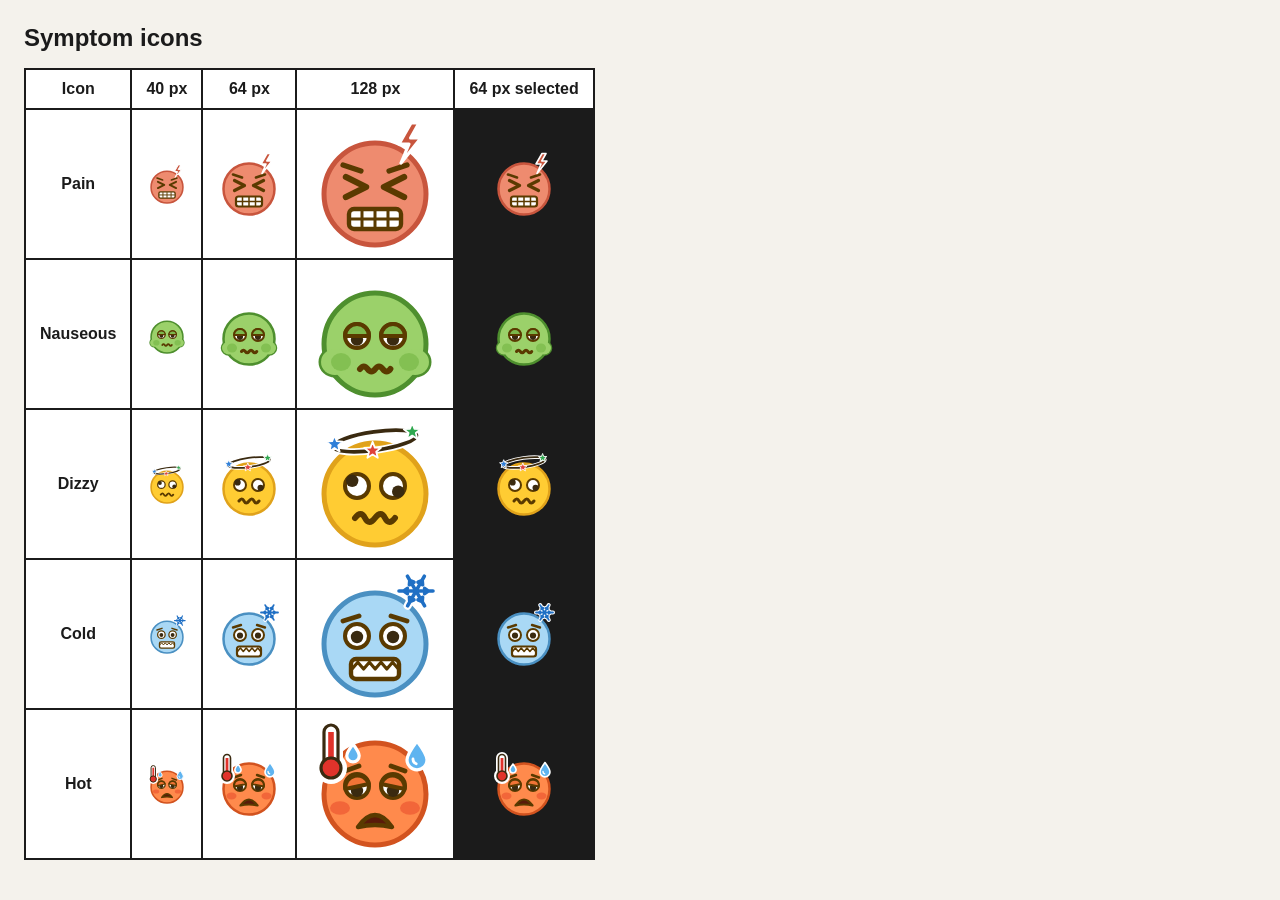
<file: icons-preview.html>
<!doctype html>
<html lang="en">
<head>
<meta charset="utf-8">
<meta name="viewport" content="width=device-width, initial-scale=1">
<title>Symptom icons</title>
<!--
  icons-preview.html — all symptom icons (modules/pain/symptom-icons.js) at
  40, 64 and 128 px, on white and on the black of a selected tile.
  Open with the local server: http://localhost:8000/icons-preview.html
-->
<style>
  body { margin: 0; padding: 24px; font-family: Arial, Helvetica, sans-serif; background: #f4f2ec; color: #1b1b1b; }
  h1 { font-size: 24px; margin: 0 0 16px; }
  table { border-collapse: collapse; background: #ffffff; border: 2px solid #1b1b1b; }
  th, td { border: 2px solid #1b1b1b; padding: 10px 14px; text-align: center; vertical-align: middle; }
  th { font-size: 16px; }
  td.dark { background: #1b1b1b; }
  .symptom-svg { display: block; margin: auto; }
</style>
</head>
<body>
<h1>Symptom icons</h1>
<table>
  <thead><tr><th>Icon</th><th>40 px</th><th>64 px</th><th>128 px</th><th>64 px selected</th></tr></thead>
  <tbody id="rows"></tbody>
</table>
<script type="module">
  import { iconSvg } from "./modules/pain/symptom-icons.js";
  const rows = document.getElementById("rows");
  for (const [kind, label] of [["pain", "Pain"], ["nauseous", "Nauseous"], ["dizzy", "Dizzy"], ["cold", "Cold"], ["hot", "Hot"]]) {
    const cells = [40, 64, 128].map((size) => `<td>${iconSvg(kind).replace("<svg ", `<svg width="${size}" height="${size}" `)}</td>`);
    cells.push(`<td class="dark">${iconSvg(kind).replace("<svg ", `<svg width="64" height="64" `)}</td>`);
    rows.insertAdjacentHTML("beforeend", `<tr><th>${label}</th>${cells.join("")}</tr>`);
  }
</script>
</body>
</html>
</file>
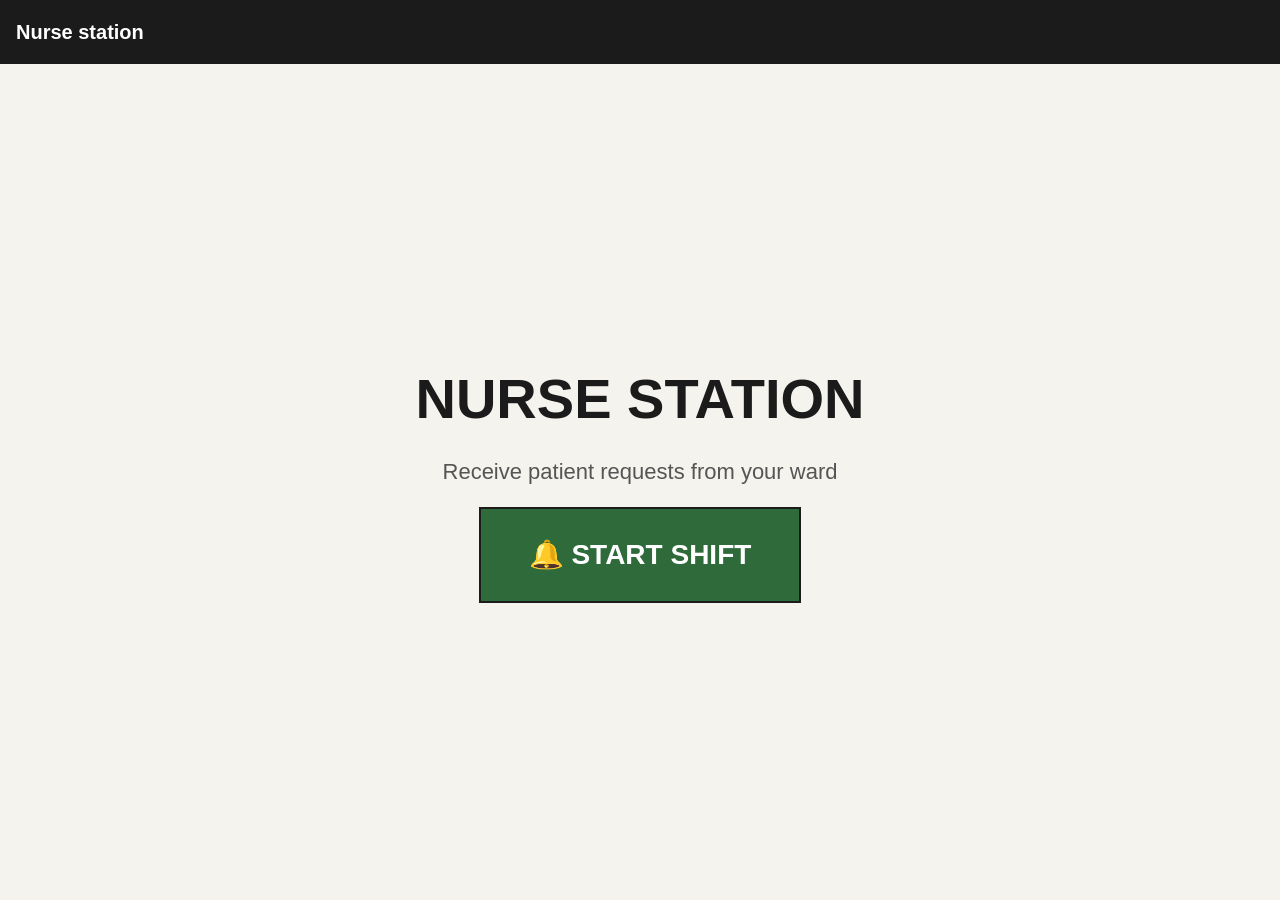
<file: nurse.html>
<!DOCTYPE html>
<!--
  nurse.html — the NURSE DASHBOARD (not linked from the patient screen).

  https://loranpython.github.io/innovation/nurse.html   (optional ?lang=nl|no|en)

  1. Press START SHIFT (browsers only allow sound + notifications after a click).
  2. Patient requests from every device appear live, oldest first.
  3. ACKNOWLEDGE  -> the patient sees "Your nurse has seen your request ✓"
     RESOLVED     -> the request disappears (it stays in "Resolved (last hour)").

  This page is markup only; the logic lives in js/nurse.js, styles in css/nurse.css.
  With an empty js/config.js it runs in LOCAL DEMO MODE (same browser only).
-->
<html lang="en">
<head>
  <meta charset="utf-8">
  <meta name="viewport" content="width=device-width, initial-scale=1">
  <title>Nurse station</title>
  <link rel="icon" href="data:,">
  <link rel="stylesheet" href="./css/base.css">
  <link rel="stylesheet" href="./css/nurse.css">
  <script type="module" src="./js/nurse.js"></script>
</head>
<body>
  <header class="app-header nurse-header">
    <span id="nurse-title"></span>
    <div class="nurse-indicators" id="nurse-indicators" hidden>
      <span class="nurse-connection" id="nurse-connection" role="status"></span>
      <span class="nurse-indicator" id="nurse-sound"></span>
      <span class="nurse-indicator" id="nurse-notify"></span>
    </div>
  </header>

  <main class="nurse">
    <section class="nurse-start" id="nurse-start">
      <h1 class="nurse-start-title" id="nurse-start-title"></h1>
      <p class="nurse-start-hint" id="nurse-start-hint"></p>
      <button type="button" class="big-button big-button--send nurse-start-button" id="nurse-start-button"></button>
    </section>

    <div class="nurse-dashboard" id="nurse-dashboard" hidden>
      <p class="nurse-error" id="nurse-error" role="alert" hidden></p>

      <section class="nurse-section nurse-section--open" aria-labelledby="nurse-open-heading">
        <h2 class="nurse-section-title" id="nurse-open-heading"></h2>
        <ol class="nurse-list" id="nurse-open-list"></ol>
      </section>

      <section class="nurse-section nurse-section--ack" aria-labelledby="nurse-ack-heading">
        <h2 class="nurse-section-title" id="nurse-ack-heading"></h2>
        <ol class="nurse-list" id="nurse-ack-list"></ol>
      </section>

      <details class="nurse-section nurse-resolved">
        <summary class="nurse-section-title" id="nurse-resolved-heading"></summary>
        <ol class="nurse-list" id="nurse-resolved-list"></ol>
      </details>
    </div>
  </main>
  <noscript>This page needs JavaScript to work.</noscript>
</body>
</html>
</file>
<file: css/base.css>
/*
  base.css — shared styles for the whole patient screen (and nurse.html).

  Contents:
    1. Colour + size variables  (change the look of the app here)
    2. Reset                    (sharp corners everywhere, no shadows)
    3. App layout               (header + main area)
    4. Shared components        (screen toolbar, back button, square tiles)

  Design rules (please keep them when you add things):
    - border-radius: 0 everywhere, no shadows, no gradients
    - Arial / Helvetica, bold only for labels and titles
    - every touch target is at least 64px
*/

/* ---------- 1. Variables ---------- */
:root {
  /* Base colours */
  --color-bg: #f5f3ee;          /* off-white page background */
  --color-surface: #ffffff;     /* panels, cards */
  --color-text: #1b1b1b;        /* dark text */
  --color-muted: #555555;       /* secondary text */
  --color-border: #1b1b1b;      /* 2px solid borders */
  --color-focus: #1849c9;       /* keyboard focus outline */
  --color-disabled-bg: #dcdad4;
  --color-disabled-text: #6a6a6a;
  --color-header-bg: #1b1b1b;
  --color-header-text: #ffffff;

  /* One muted accent colour per tile */
  --accent-toilet: #b8d0e3;     /* muted blue */
  --accent-food: #ead9a8;       /* muted sand */
  --accent-pain: #e8b9b0;       /* muted red */
  --accent-speech: #c3d9bf;     /* muted green */
  --accent-water: #bfdcea;      /* muted light blue */
  --accent-send: #2f6b3a;       /* "send" buttons (white text on top) */

  /* Status colours (request status, warnings) */
  --color-ok: #2f6b3a;          /* "seen" / live: dark green */
  --color-ok-bg: #d3e8cf;
  --color-warning: #7a4f00;     /* offline demo mode, waiting long: amber */
  --color-warning-bg: #f6dc9b;
  --color-alert: #a8231b;       /* high pain, offline: red */
  --color-alert-bg: #f4cfca;

  /* Sizes */
  --header-h: 64px;             /* top bar with room + patient + voice toggle */
  --toolbar-h: 72px;            /* row with the Back button on sub-screens */
  --pad: 16px;                  /* outer padding of screens */
  --gap: 16px;                  /* space between tiles */
  --border: 2px solid var(--color-border);
  --touch-min: 64px;

  /* Viewport height: use the "dynamic" height on tablets when supported,
     so the browser address bar does not cause scrolling. */
  --vh: 100vh;
}
@supports (height: 100dvh) {
  :root { --vh: 100dvh; }
}

/* ---------- 2. Reset ---------- */
*,
*::before,
*::after {
  box-sizing: border-box;
  border-radius: 0 !important;   /* sharp squares only */
  box-shadow: none !important;   /* no shadows */
}

html, body {
  margin: 0;
  padding: 0;
  height: 100%;
}

body {
  background: var(--color-bg);
  color: var(--color-text);
  font-family: Arial, Helvetica, sans-serif;
  font-size: 18px;
  line-height: 1.35;
  -webkit-tap-highlight-color: transparent;
}

h1, h2, h3, p, ul { margin: 0; }

button {
  font: inherit;
  color: inherit;
  background: var(--color-surface);
  border: var(--border);
  min-height: var(--touch-min);
  min-width: var(--touch-min);
  padding: 0 16px;
  cursor: pointer;
  touch-action: manipulation;     /* no double-tap zoom delay */
}

button:disabled {
  background: var(--color-disabled-bg);
  color: var(--color-disabled-text);
  border-style: dashed;           /* not only colour shows "disabled" */
  cursor: not-allowed;
}

/* Visible focus outline for keyboard / switch users */
:focus-visible {
  outline: 4px solid var(--color-focus);
  outline-offset: 2px;
}

/* Emoji used as icons: use the system colour-emoji fonts */
.icon {
  font-family: "Segoe UI Emoji", "Apple Color Emoji", "Noto Color Emoji", sans-serif;
  line-height: 1;
  font-weight: normal;
}

/* ---------- 3. App layout ---------- */
.app-header {
  height: var(--header-h);
  display: flex;
  align-items: center;
  justify-content: space-between;
  padding: 0 var(--pad);
  background: var(--color-header-bg);
  color: var(--color-header-text);
  font-weight: bold;
  font-size: 20px;
}

/* Voice assistance toggle (right of the header), full header height */
.voice-toggle {
  height: var(--header-h);
  margin-right: calc(-1 * var(--pad));
  display: inline-flex;
  align-items: center;
  gap: 8px;
  padding: 0 var(--pad);
  background: var(--color-header-bg);
  color: var(--color-header-text);
  border: none;
  border-left: 2px solid #5c5c5c;
  font-weight: bold;
  font-size: 18px;
}
.voice-toggle .icon { font-size: 26px; }
.voice-toggle-state {
  min-width: 3.2em;
  padding: 2px 6px;
  border: 2px solid currentColor;
  text-align: center;
  text-transform: uppercase;
  font-size: 15px;
}
.voice-toggle[aria-pressed="true"] { background: var(--color-header-text); color: var(--color-header-bg); }
.voice-toggle:disabled { background: var(--color-header-bg); color: #9a9a9a; border-style: none; border-left: 2px dashed #5c5c5c; }
.voice-toggle:focus-visible { outline-offset: -6px; outline-color: #8fb0ff; }
@media (max-width: 420px) {
  .app-header { font-size: 17px; }
  .voice-toggle { gap: 6px; font-size: 16px; }
}

.app-main {
  height: calc(var(--vh) - var(--header-h));
  overflow: auto;                 /* small screens may scroll (never on home) */
}

/* ---------- 4. Shared components ---------- */

/* A sub-screen: toolbar (Back + title) on top, content below */
.screen {
  display: flex;
  flex-direction: column;
  min-height: 100%;
  padding: var(--pad);
  gap: var(--pad);
}

.screen-toolbar {
  display: flex;
  flex-wrap: wrap;
  align-items: center;
  gap: var(--pad);
  min-height: var(--toolbar-h);
  flex: 0 0 auto;
}
/* Optional big button(s) on the right of the toolbar */
.screen-toolbar-actions {
  margin-left: auto;
  display: flex;
  gap: 8px;
}
@media (max-width: 700px) {
  .screen-toolbar-actions { flex: 1 1 100%; }
  .screen-toolbar-actions > * { flex: 1 1 auto; }
}

.screen-title {
  flex: 1 1 0;                    /* a long title wraps its text, not the row */
  min-width: 0;
  font-size: 24px;
  font-weight: bold;
}

.screen-body {
  flex: 1 1 auto;
  display: flex;
  align-items: center;
  justify-content: center;
  min-height: 0;
}

/* Square "← Back" button */
.back-button {
  display: inline-flex;
  align-items: center;
  gap: 10px;
  height: var(--toolbar-h);
  padding: 0 20px;
  font-weight: bold;
  font-size: 20px;
}
.back-button .icon { font-size: 28px; font-family: Arial, Helvetica, sans-serif; }

/*
  Tile grid: square tiles that always fit on the screen.
  Set --cols and --rows on the grid (see ui.js createTileGrid).
  --tile = the size of one square tile = the largest size that still fits
  both the width and the height of the screen.
*/
.tile-grid {
  --cols: 2;
  --rows: 2;
  /* Height used by things around the grid (header + padding). */
  --reserved-h: calc(var(--header-h) + 2 * var(--pad));
  --tile: max(
    var(--touch-min),
    min(
      calc((100vw - 2 * var(--pad) - (var(--cols) - 1) * var(--gap)) / var(--cols)),
      calc((var(--vh) - var(--reserved-h) - (var(--rows) - 1) * var(--gap)) / var(--rows))
    )
  );
  display: grid;
  grid-template-columns: repeat(var(--cols), var(--tile));
  grid-auto-rows: var(--tile);
  gap: var(--gap);
  justify-content: center;
  align-content: center;
}

/* Grid layouts (see ui.js createTileGrid) */
.tile-grid--2x2  { --cols: 2; --rows: 2; }
.tile-grid--pair { --cols: 2; --rows: 1; }
.tile-grid--many { --cols: 3; --rows: 2; }
@media (orientation: portrait) {
  .tile-grid--pair { --cols: 1; --rows: 2; }
  .tile-grid--many { --cols: 2; --rows: 3; }
}

/* Inside a sub-screen the toolbar also takes height. */
.screen .tile-grid {
  --reserved-h: calc(var(--header-h) + var(--toolbar-h) + 3 * var(--pad));
}

/* Home screen: grid centred in the whole main area, no scrolling */
.home {
  --strip-h: 52px;              /* "Your requests" strip above the grid */
  height: 100%;
  display: flex;
  flex-direction: column;
  align-items: center;
  justify-content: center;
  gap: var(--gap);
  padding: var(--pad);
  overflow: hidden;
}
.home.has-requests .tile-grid {
  --reserved-h: calc(var(--header-h) + 2 * var(--pad) + var(--strip-h) + var(--gap));
}

/* "Your requests": one low row of chips, scrolls sideways if there are many */
.request-strip {
  display: none;
  flex: 0 0 var(--strip-h);
  width: 100%;
  margin: 0;
  padding: 0;
  list-style: none;
  gap: 8px;
  justify-content: safe center;
  overflow-x: auto;
  overflow-y: hidden;
}
.home.has-requests .request-strip { display: flex; }
.request-chip {
  flex: 0 0 auto;
  display: flex;
  align-items: center;
  gap: 10px;
  height: var(--strip-h);
  padding: 0 14px;
  background: var(--color-surface);
  border: var(--border);
  white-space: nowrap;
  font-size: 17px;
}
.request-chip-icon { font-size: 26px; }
.request-chip-time { color: var(--color-muted); font-variant-numeric: tabular-nums; }
.request-chip[data-status="acknowledged"] {
  background: var(--color-ok-bg);
  border-color: var(--color-ok);
  border-width: 3px;
}
.request-chip[data-status="acknowledged"] .request-chip-status {
  color: var(--color-ok);
  font-weight: bold;
}
.request-chip[data-status="resolved"] { border-style: dashed; }
.request-chip[data-status="resolved"] .request-chip-status { font-weight: bold; }

/* One big square tile: large icon, short label underneath */
.tile {
  width: var(--tile);
  height: var(--tile);
  padding: 8px;
  display: flex;
  flex-direction: column;
  align-items: center;
  justify-content: center;
  gap: calc(var(--tile) * 0.06);
  background: var(--tile-accent, var(--color-surface));
  border: var(--border);
}
.tile-icon {
  font-size: calc(var(--tile) * 0.36);   /* ~35% of tile height */
}
.tile-label {
  font-weight: bold;
  font-size: clamp(14px, calc(var(--tile) * 0.075), 30px);
  text-align: center;
}
.tile:active { outline: 4px solid var(--color-border); outline-offset: -8px; }

/* Accent colours per tile type (set with data-accent="...") */
.tile[data-accent="toilet"] { --tile-accent: var(--accent-toilet); }
.tile[data-accent="food"]   { --tile-accent: var(--accent-food); }
.tile[data-accent="pain"]   { --tile-accent: var(--accent-pain); }
.tile[data-accent="speech"] { --tile-accent: var(--accent-speech); }
.tile[data-accent="water"]  { --tile-accent: var(--accent-water); }

/* Big primary action button (e.g. "Back to start", "Send") */
.big-button {
  min-height: 80px;
  padding: 0 32px;
  font-size: 24px;
  font-weight: bold;
}
.big-button--send:not(:disabled) {
  background: var(--accent-send);
  color: #ffffff;
}

/*
  "Food already requested at 12:40": shown near the top for a few seconds
  when Food is pressed again within 30 minutes. Nothing was sent, so it is
  neutral (white, dark ✓), never the green "sent" look.
*/
.already-notice {
  position: fixed;
  top: calc(var(--header-h) + var(--pad));
  left: 50%;
  transform: translateX(-50%);
  z-index: 20;
  width: min(640px, calc(100vw - 2 * var(--pad)));
  display: flex;
  align-items: center;
  gap: 20px;
  padding: 16px 24px;
  background: var(--color-surface);
  border: 4px solid var(--color-text);
  pointer-events: none;           /* information only: never blocks a tap */
}
.already-notice[hidden] { display: none; }
@media (max-width: 700px) {
  /* Below the toolbar, so the Back button stays visible */
  .already-notice { top: calc(var(--header-h) + var(--toolbar-h) + 2 * var(--pad)); }
}
.already-notice-mark {
  flex: 0 0 auto;
  font-size: 72px;
  line-height: 1;
  font-weight: bold;
}
.already-notice-text {
  display: flex;
  flex-direction: column;
  gap: 4px;
  font-size: clamp(22px, 3vw, 32px);
}
.already-notice-text span { color: var(--color-muted); font-size: 0.8em; }

/* Confirmation screen */
.sent {
  height: 100%;
  display: flex;
  flex-direction: column;
  align-items: center;
  justify-content: center;
  gap: 20px;
  padding: var(--pad);
  text-align: center;
}
.sent-icons { display: flex; gap: 32px; font-size: min(22vh, 22vw); }
.sent-message { font-size: clamp(24px, 4vw, 40px); font-weight: bold; }
.sent-countdown { color: var(--color-muted); font-size: 20px; }
.sent-hint { font-size: clamp(18px, 2.4vw, 24px); max-width: 40em; }
.sent--sending .sent-message { color: var(--color-muted); }
/* Offline demo mode: must look clearly different from "notified" */
.sent--local {
  background: var(--color-warning-bg);
  outline: 6px dashed var(--color-warning);
  outline-offset: -6px;
}
.sent--local .sent-message { color: var(--color-warning); }
.sent--local .sent-countdown { color: var(--color-text); }
</file>
<file: css/nurse.css>
/*
  nurse.css — the nurse dashboard (nurse.html). Uses the variables and
  rules of base.css: square corners, 2px borders, Arial, no shadows.
*/

[hidden] { display: none !important; }

/* ---------- Header: title + LIVE / sound / notifications ---------- */
.nurse-header { gap: var(--pad); }
.nurse-indicators {
  display: flex;
  align-items: center;
  gap: 12px;
  font-size: 15px;
  font-weight: normal;
}
.nurse-connection {
  padding: 4px 10px;
  font-weight: bold;
  text-transform: uppercase;
  border: 2px solid currentColor;
}
.nurse-connection[data-state="live"]  { color: #7fd38d; }
.nurse-connection[data-state="connecting"] { color: #f6dc9b; }
.nurse-connection[data-state="reconnecting"],
.nurse-connection[data-state="offline"] { color: #ff8f85; }
.nurse-connection[data-state="local"] { color: #f6dc9b; }
.nurse-indicator { color: #cfcfcf; white-space: nowrap; }
.nurse-connection { white-space: nowrap; }
@media (max-width: 520px) {
  .nurse-header { font-size: 16px; }
  .nurse-indicators { gap: 8px; font-size: 13px; flex-wrap: wrap; justify-content: flex-end; }
}

/* ---------- Start screen ---------- */
.nurse { padding: var(--pad); }
.nurse-start {
  min-height: calc(var(--vh) - var(--header-h) - 2 * var(--pad));
  display: flex;
  flex-direction: column;
  align-items: center;
  justify-content: center;
  gap: 20px;
  text-align: center;
}
.nurse-start-title { font-size: clamp(32px, 5vw, 56px); text-transform: uppercase; }
.nurse-start-hint { font-size: 22px; color: var(--color-muted); }
.nurse-start-button { min-height: 96px; padding: 0 48px; font-size: 28px; text-transform: uppercase; }

/* ---------- Dashboard: open (wide) | acknowledged (narrow) ---------- */
.nurse-dashboard {
  display: grid;
  grid-template-columns: minmax(0, 2fr) minmax(0, 1fr);
  grid-template-areas:
    "error    error"
    "open     ack"
    "resolved resolved";
  gap: var(--pad);
  align-items: start;
}
.nurse-error { grid-area: error; }
.nurse-section--open { grid-area: open; }
.nurse-section--ack  { grid-area: ack; }
.nurse-resolved      { grid-area: resolved; }
@media (max-width: 900px) {
  .nurse-dashboard {
    grid-template-columns: minmax(0, 1fr);
    grid-template-areas: "error" "open" "ack" "resolved";
  }
}

.nurse-section-title {
  font-size: 20px;
  font-weight: bold;
  text-transform: uppercase;
  padding-bottom: 8px;
  border-bottom: var(--border);
  margin-bottom: 12px;
}
summary.nurse-section-title { cursor: pointer; min-height: 44px; display: flex; align-items: center; gap: 8px; }

.nurse-list { list-style: none; margin: 0; padding: 0; display: flex; flex-direction: column; gap: 12px; }
.nurse-empty { color: var(--color-muted); padding: 8px 0; }

.nurse-error {
  padding: 12px 16px;
  background: var(--color-alert-bg);
  border: 2px solid var(--color-alert);
  color: var(--color-alert);
  font-weight: bold;
}

/* ---------- Cards ---------- */
.nurse-card {
  display: flex;
  flex-direction: column;
  gap: 8px;
  padding: 14px 16px;
  background: var(--color-surface);
  border: var(--border);
}
.nurse-card.is-high { border-left: 12px solid var(--color-alert); }

.nurse-card-top,
.nurse-card-type-row {
  display: flex;
  align-items: baseline;
  justify-content: space-between;
  gap: 12px;
  flex-wrap: wrap;
}
.nurse-card-who { font-size: 20px; font-weight: bold; }
.nurse-badges { display: flex; gap: 6px; flex-wrap: wrap; }
.nurse-badge {
  padding: 3px 8px;
  font-size: 14px;
  font-weight: bold;
  text-transform: uppercase;
  border: 2px solid currentColor;
}
.nurse-badge--new  { color: var(--color-focus); }
.nurse-badge--high { color: #ffffff; background: var(--color-alert); border-color: var(--color-alert); }
.nurse-badge--wait { color: var(--color-warning); background: var(--color-warning-bg); }

.nurse-card-type { display: flex; align-items: center; gap: 10px; font-size: 26px; font-weight: bold; text-transform: uppercase; }
.nurse-card-type .icon { font-size: 36px; }
.nurse-card-time { color: var(--color-muted); font-variant-numeric: tabular-nums; }

.nurse-detail { font-size: 18px; }
.nurse-detail-main { font-weight: bold; }
.nurse-detail-muted { color: var(--color-muted); }

/* Pain spots: "1 · Head (front)    8/10 · Sharp / stabbing" */
.nurse-spots { list-style: none; margin: 4px 0 0; padding: 0; display: flex; flex-direction: column; gap: 2px; }
.nurse-spot {
  display: grid;
  grid-template-columns: minmax(10em, auto) 1fr;
  column-gap: 16px;
  padding: 3px 6px;
}
.nurse-spot.is-high { background: var(--color-alert-bg); }
.nurse-spot-level { font-weight: bold; }
.nurse-spot-spread { grid-column: 1 / -1; padding-left: 1.5em; color: var(--color-muted); }
/* "Also feels: nauseous, dizzy" under the spots (general symptoms sent with pain) */
.nurse-detail-symptoms { margin-top: 4px; padding: 3px 6px; font-weight: bold; }
/* Symptom words with the drawn icon (modules/pain/symptom-icons.js) */
.nurse-symptom { display: inline-flex; align-items: center; gap: 5px; vertical-align: middle; }
.nurse-symptom .symptom-svg { display: block; width: 1.5em; height: 1.5em; flex: none; }
@media (max-width: 520px) {
  .nurse-spot { grid-template-columns: 1fr; }
}

.nurse-actions { display: flex; gap: 12px; flex-wrap: wrap; margin-top: 4px; }
.nurse-actions button { font-weight: bold; text-transform: uppercase; }
.nurse-button--ack:not(:disabled) { background: var(--color-focus); border-color: var(--color-focus); color: #ffffff; }
.nurse-button--resolve:not(:disabled) { background: var(--accent-send); border-color: var(--accent-send); color: #ffffff; }
.nurse-card-error { color: var(--color-alert); font-weight: bold; }
@media (max-width: 520px) {
  .nurse-actions button { flex: 1 1 auto; padding: 0 10px; font-size: 16px; }
}

/* Acknowledged: compact */
.nurse-card--ack { flex-direction: row; align-items: center; justify-content: space-between; flex-wrap: wrap; padding: 10px 12px; }
.nurse-card--ack .nurse-ack-text { display: flex; align-items: center; gap: 10px; }
.nurse-card--ack .icon { font-size: 28px; }
.nurse-card--ack .nurse-actions { margin: 0; }

/* Resolved: one line each */
.nurse-resolved-item { display: flex; gap: 12px; padding: 6px 0; border-bottom: 1px solid var(--color-disabled-bg); color: var(--color-muted); }

/* Newly arrived: short highlight */
.nurse-card.is-arriving { animation: nurse-arrive 1.6s ease-out; }
@keyframes nurse-arrive {
  0%   { background: #fff2a8; outline: 4px solid var(--color-focus); outline-offset: -4px; }
  100% { background: var(--color-surface); outline: 4px solid transparent; outline-offset: -4px; }
}
@media (prefers-reduced-motion: reduce) {
  .nurse-card.is-arriving { animation: none; outline: 4px solid var(--color-focus); outline-offset: -4px; }
}

/* Button that opens the nurse side of a speech conversation */
.nurse-speech-open {
  display: inline-block;
  margin-top: 8px;
  padding: 12px 20px;
  min-height: 48px;
  border: 2px solid var(--color-border, #1b1b1b);
  background: var(--color-surface, #fff);
  font-weight: 700;
  text-decoration: none;
  color: inherit;
}
</file>
